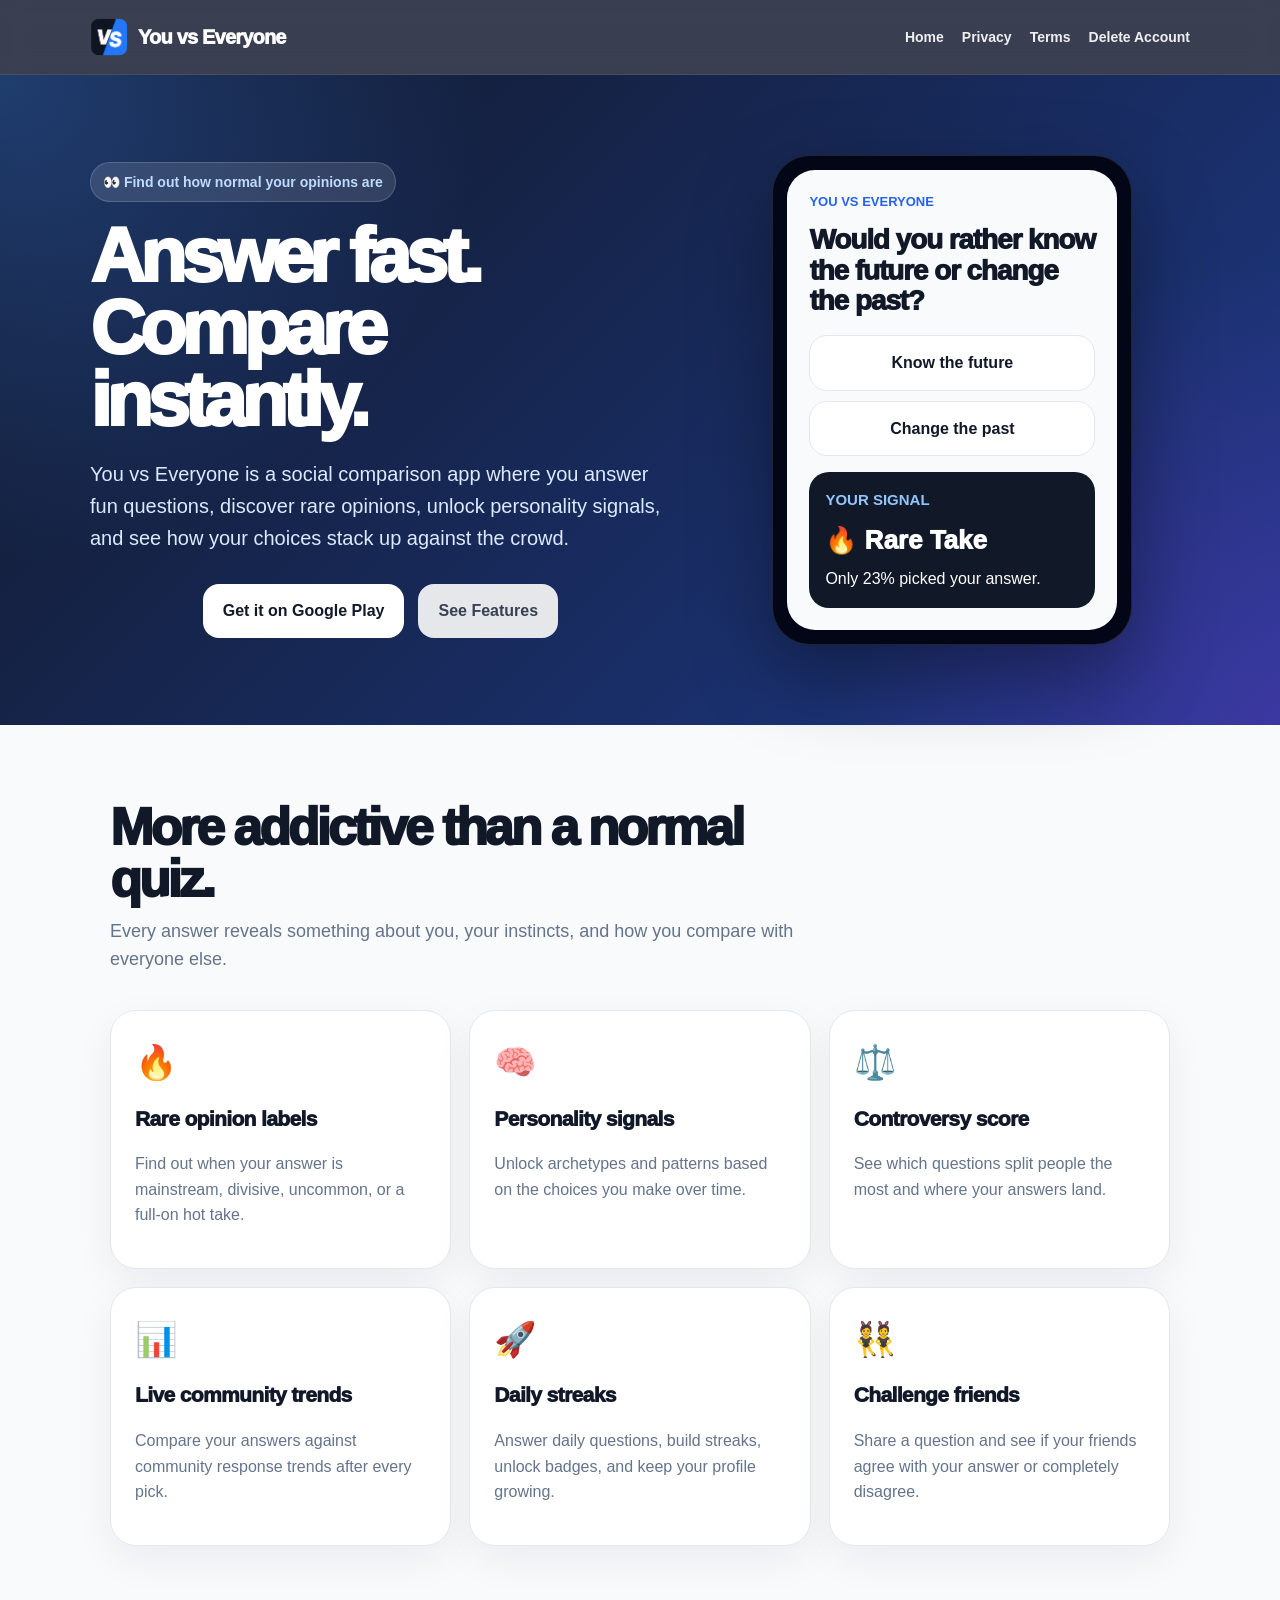
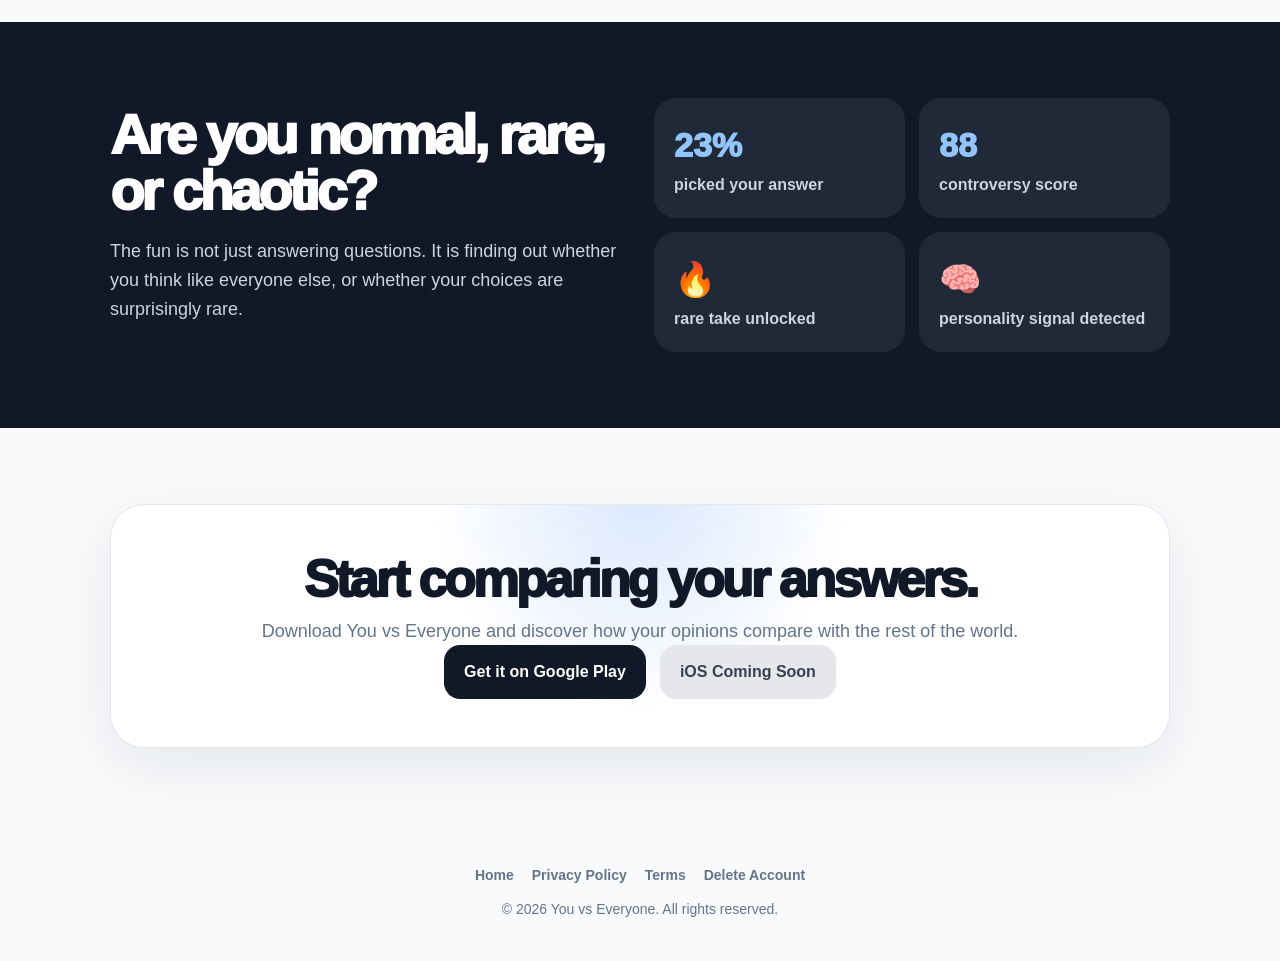
<file: index.html>
<!DOCTYPE html>
<html lang="en">
<head>
  <meta charset="UTF-8" />
  <meta name="viewport" content="width=device-width, initial-scale=1.0" />

  <title>You vs Everyone - See How Your Answers Compare</title>

  <meta
    name="description"
    content="Answer quick questions, discover rare opinions, unlock personality insights, and see how you compare with everyone else."
  />

  <link rel="stylesheet" href="/styles.css" />

  
</head>

<body>
  <header class="site-header">
  <nav class="nav">
    <a class="logo-link" href="/">
      <img class="logo" src="/logo.png" alt="You vs Everyone logo" />
      <span>You vs Everyone</span>
    </a>

    <button
      class="nav-toggle"
      type="button"
      aria-label="Open navigation menu"
      aria-expanded="false"
      aria-controls="site-nav-links"
    >
      ☰
    </button>

    <div class="nav-links" id="site-nav-links">
      <a href="/">Home</a>
      <a href="/privacy">Privacy</a>
      <a href="/terms">Terms</a>
      <a href="/delete-account">Delete Account</a>
    </div>
  </nav>
</header>

  <section class="hero">
    <div class="hero-inner">
      <div>
        <div class="eyebrow">
          👀 Find out how normal your opinions are
        </div>

        <h1>Answer fast. Compare instantly.</h1>

        <p class="hero-text">
          You vs Everyone is a social comparison app where you answer
          fun questions, discover rare opinions, unlock personality signals,
          and see how your choices stack up against the crowd.
        </p>

        <div class="cta-row">
          <a
            class="button button-primary"
            href="https://play.google.com/store/apps/details?id=com.youvseveryone.app"
            target="_blank"
            rel="noopener noreferrer"
          >
            Get it on Google Play
          </a>

          <a
            class="button button-muted"
            href="#features"
          >
            See Features
          </a>
        </div>
      </div>

      <div class="phone-mock">
        <div class="phone-screen">
          <div class="mock-brand">You vs Everyone</div>

          <div class="mock-question">
            Would you rather know the future or change the past?
          </div>

          <div class="mock-option">
            Know the future
          </div>

          <div class="mock-option">
            Change the past
          </div>

          <div class="mock-result">
            <div style="font-size: 15px; color: #93c5fd; font-weight: 900; text-transform: uppercase;">
              Your Signal
            </div>

            <div style="font-size: 26px; font-weight: 950; margin: 8px 0 4px;">
              🔥 Rare Take
            </div>

            <div>
              Only 23% picked your answer.
            </div>
          </div>
        </div>
      </div>
    </div>
  </section>

  <main>
    <section id="features" class="section">
      <div class="section-header">
        <h2>More addictive than a normal quiz.</h2>

        <p>
          Every answer reveals something about you, your instincts,
          and how you compare with everyone else.
        </p>
      </div>

      <div class="grid">
        <div class="card">
          <div class="icon">🔥</div>
          <h3>Rare opinion labels</h3>
          <p>Find out when your answer is mainstream, divisive, uncommon, or a full-on hot take.</p>
        </div>

        <div class="card">
          <div class="icon">🧠</div>
          <h3>Personality signals</h3>
          <p>Unlock archetypes and patterns based on the choices you make over time.</p>
        </div>

        <div class="card">
          <div class="icon">⚖️</div>
          <h3>Controversy score</h3>
          <p>See which questions split people the most and where your answers land.</p>
        </div>

        <div class="card">
          <div class="icon">📊</div>
          <h3>Live community trends</h3>
          <p>Compare your answers against community response trends after every pick.</p>
        </div>

        <div class="card">
          <div class="icon">🚀</div>
          <h3>Daily streaks</h3>
          <p>Answer daily questions, build streaks, unlock badges, and keep your profile growing.</p>
        </div>

        <div class="card">
          <div class="icon">👯</div>
          <h3>Challenge friends</h3>
          <p>Share a question and see if your friends agree with your answer or completely disagree.</p>
        </div>
      </div>
    </section>

    <section class="dark-section">
      <div class="dark-inner">
        <div>
          <h2>Are you normal, rare, or chaotic?</h2>

          <p>
            The fun is not just answering questions.
            It is finding out whether you think like everyone else,
            or whether your choices are surprisingly rare.
          </p>
        </div>

        <div class="stat-grid">
          <div class="stat">
            <div class="stat-big">23%</div>
            <div class="stat-text">picked your answer</div>
          </div>

          <div class="stat">
            <div class="stat-big">88</div>
            <div class="stat-text">controversy score</div>
          </div>

          <div class="stat">
            <div class="stat-big">🔥</div>
            <div class="stat-text">rare take unlocked</div>
          </div>

          <div class="stat">
            <div class="stat-big">🧠</div>
            <div class="stat-text">personality signal detected</div>
          </div>
        </div>
      </div>
    </section>

    <section class="section">
      <div class="download">
        <h2>Start comparing your answers.</h2>

        <p>
          Download You vs Everyone and discover how your opinions
          compare with the rest of the world.
        </p>

        <div class="store-buttons">
          <a
            class="button button-dark"
            href="https://play.google.com/store/apps/details?id=com.youvseveryone.app"
            target="_blank"
            rel="noopener noreferrer"
          >
            Get it on Google Play
          </a>

          <a
            class="button button-muted"
            href="#"
            aria-disabled="true"
          >
            iOS Coming Soon
          </a>
        </div>
      </div>
    </section>
  </main>

  <footer class="site-footer">
    <div class="footer-links">
      <a href="/">Home</a>
      <a href="/privacy">Privacy Policy</a>
      <a href="/terms">Terms</a>
      <a href="/delete-account">Delete Account</a>
    </div>

    <div>
      © 2026 You vs Everyone. All rights reserved.
    </div>
  </footer>

  <script src="/script.js"></script>
</body>
</html>
</file>
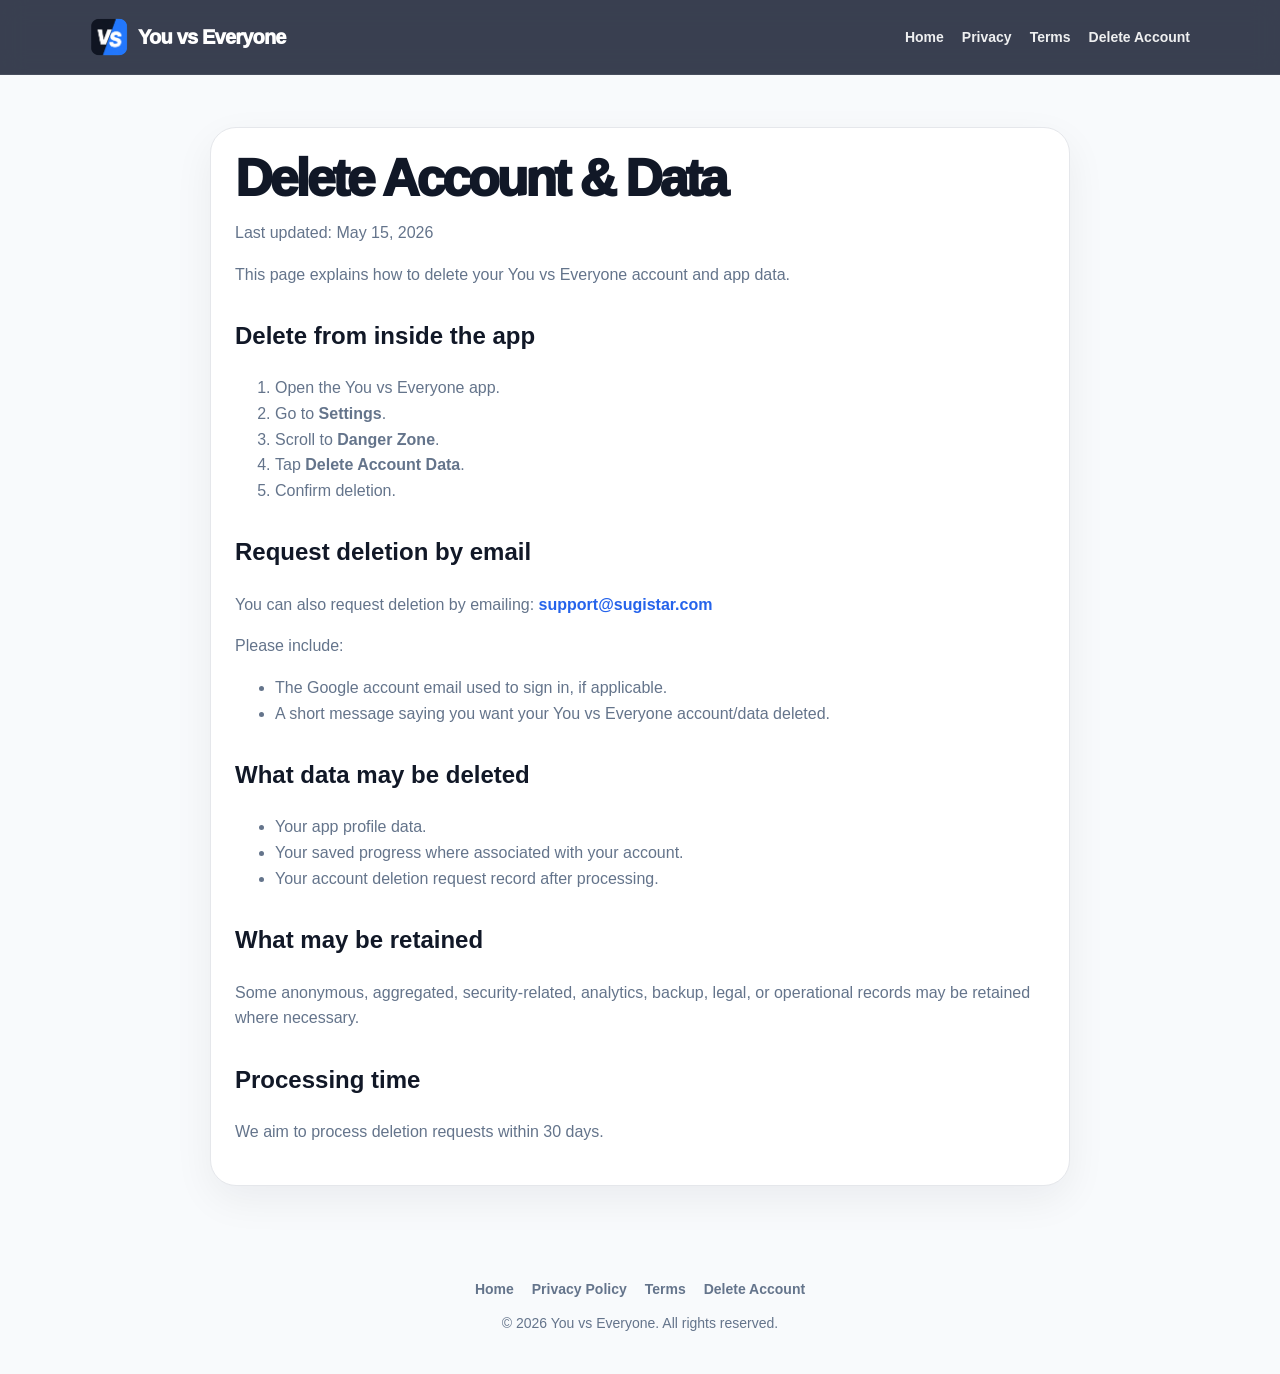
<file: delete-account.html>
<!DOCTYPE html>
<html lang="en">
<head>
  <meta charset="UTF-8" />
  <meta name="viewport" content="width=device-width, initial-scale=1.0" />

  <title>Delete Account - You vs Everyone</title>
  <meta name="description" content="How to delete your You vs Everyone account and data." />

  <link rel="stylesheet" href="/styles.css" />
</head>

<body>
  <header class="site-header">
    <nav class="nav">
      <a class="logo-link" href="/">
        <img class="logo" src="/logo.png" alt="You vs Everyone logo" />
        <span>You vs Everyone</span>
      </a>
  
      <button
        class="nav-toggle"
        type="button"
        aria-label="Open navigation menu"
        aria-expanded="false"
        aria-controls="site-nav-links"
      >
        ☰
      </button>
  
      <div class="nav-links" id="site-nav-links">
        <a href="/">Home</a>
        <a href="/privacy">Privacy</a>
        <a href="/terms">Terms</a>
        <a href="/delete-account">Delete Account</a>
      </div>
    </nav>
  </header>

  <main class="legal-page">
    <article class="legal-card">
      <h1>Delete Account & Data</h1>
      <p class="muted">Last updated: May 15, 2026</p>

      <p>
        This page explains how to delete your You vs Everyone account and app data.
      </p>

      <h2>Delete from inside the app</h2>
      <ol>
        <li>Open the You vs Everyone app.</li>
        <li>Go to <strong>Settings</strong>.</li>
        <li>Scroll to <strong>Danger Zone</strong>.</li>
        <li>Tap <strong>Delete Account Data</strong>.</li>
        <li>Confirm deletion.</li>
      </ol>

      <h2>Request deletion by email</h2>
      <p>
        You can also request deletion by emailing:
        <a href="mailto:support@sugistar.com?subject=You%20vs%20Everyone%20Account%20Deletion%20Request">
          support@sugistar.com
        </a>
      </p>

      <p>Please include:</p>
      <ul>
        <li>The Google account email used to sign in, if applicable.</li>
        <li>A short message saying you want your You vs Everyone account/data deleted.</li>
      </ul>

      <h2>What data may be deleted</h2>
      <ul>
        <li>Your app profile data.</li>
        <li>Your saved progress where associated with your account.</li>
        <li>Your account deletion request record after processing.</li>
      </ul>

      <h2>What may be retained</h2>
      <p>
        Some anonymous, aggregated, security-related, analytics, backup, legal,
        or operational records may be retained where necessary.
      </p>

      <h2>Processing time</h2>
      <p>
        We aim to process deletion requests within 30 days.
      </p>
    </article>
  </main>

  <footer class="site-footer">
    <div class="footer-links">
      <a href="/">Home</a>
      <a href="/privacy">Privacy Policy</a>
      <a href="/terms">Terms</a>
      <a href="/delete-account">Delete Account</a>
    </div>

    <div>© 2026 You vs Everyone. All rights reserved.</div>
  </footer>
  <script src="/script.js"></script>
</body>
</html>
</file>
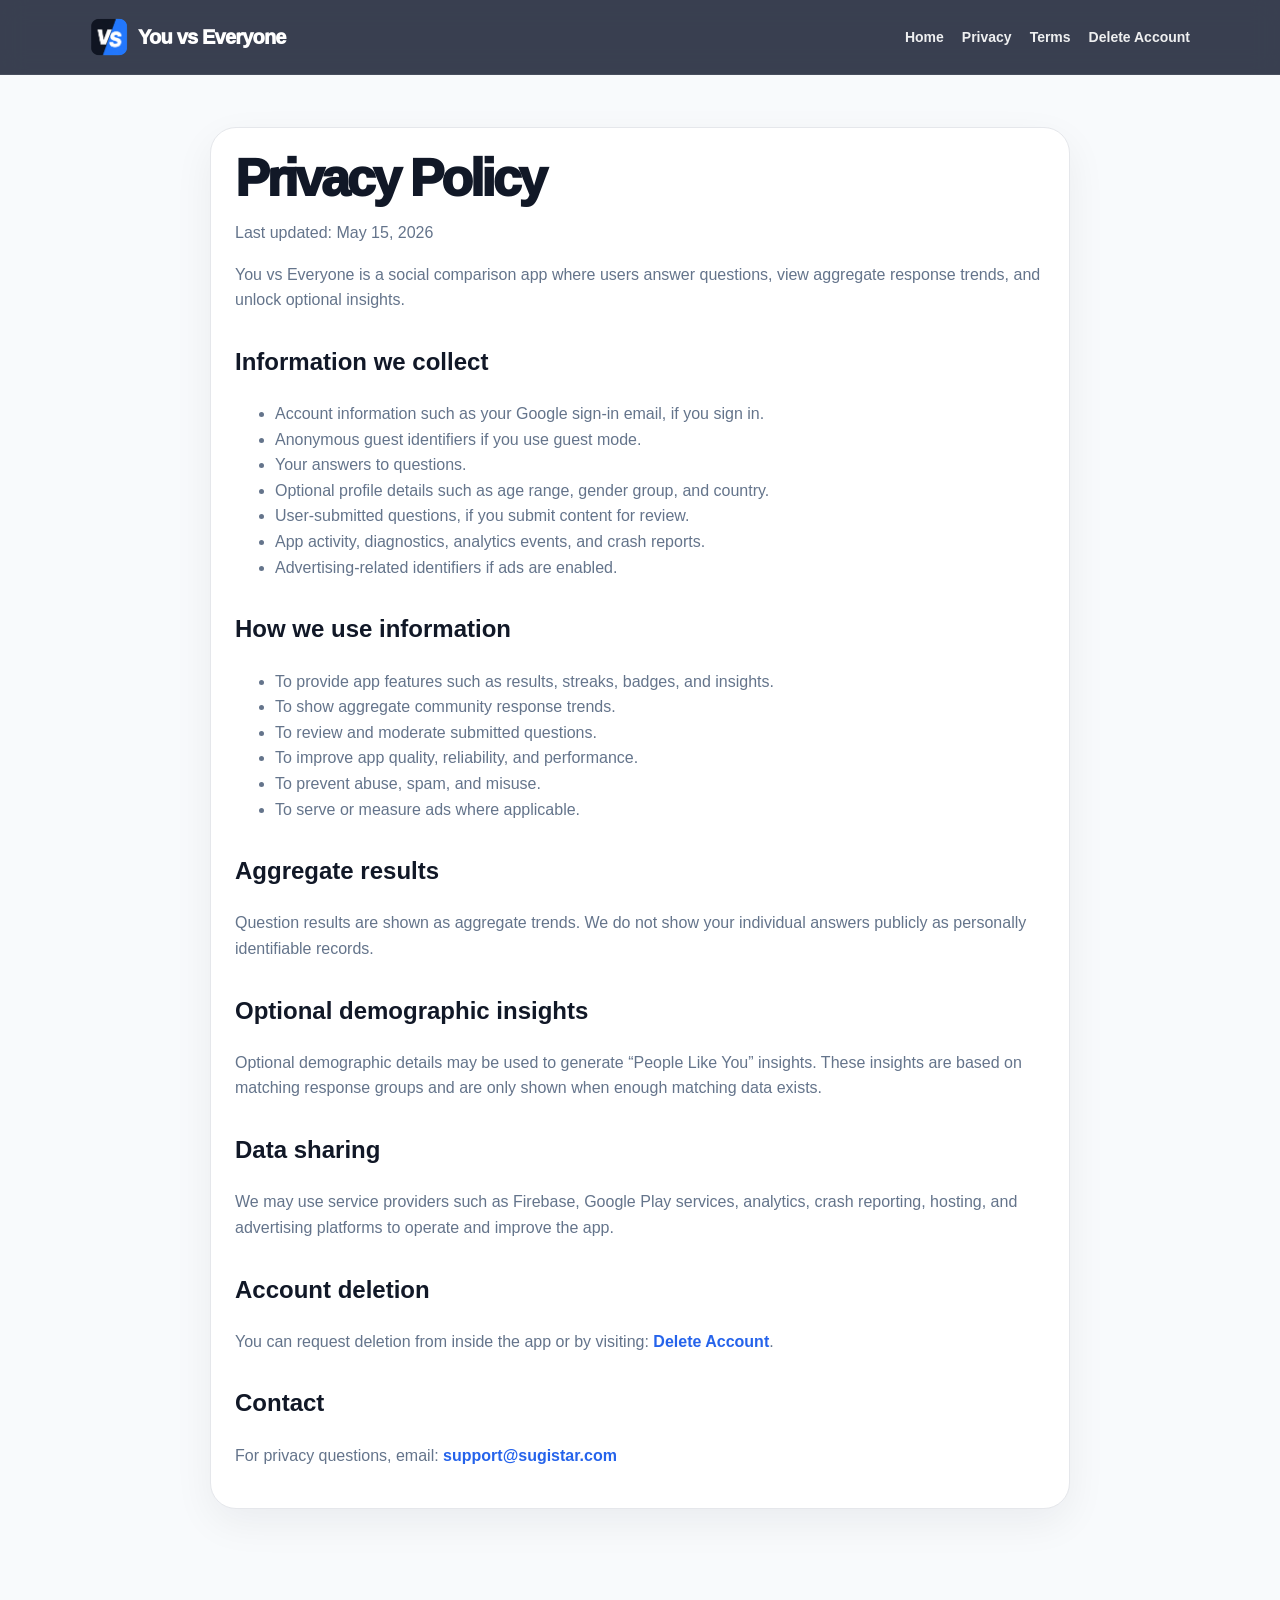
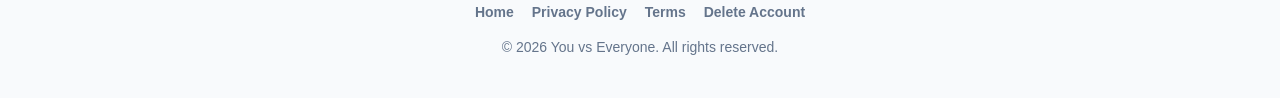
<file: privacy.html>
<!DOCTYPE html>
<html lang="en">
<head>
  <meta charset="UTF-8" />
  <meta name="viewport" content="width=device-width, initial-scale=1.0" />

  <title>Privacy Policy - You vs Everyone</title>
  <meta name="description" content="Privacy Policy for You vs Everyone." />

  <link rel="stylesheet" href="/styles.css" />
</head>

<body>
  <header class="site-header">
    <nav class="nav">
      <a class="logo-link" href="/">
        <img class="logo" src="/logo.png" alt="You vs Everyone logo" />
        <span>You vs Everyone</span>
      </a>
  
      <button
        class="nav-toggle"
        type="button"
        aria-label="Open navigation menu"
        aria-expanded="false"
        aria-controls="site-nav-links"
      >
        ☰
      </button>
  
      <div class="nav-links" id="site-nav-links">
        <a href="/">Home</a>
        <a href="/privacy">Privacy</a>
        <a href="/terms">Terms</a>
        <a href="/delete-account">Delete Account</a>
      </div>
    </nav>
  </header>

  <main class="legal-page">
    <article class="legal-card">
      <h1>Privacy Policy</h1>
      <p class="muted">Last updated: May 15, 2026</p>

      <p>
        You vs Everyone is a social comparison app where users answer questions,
        view aggregate response trends, and unlock optional insights.
      </p>

      <h2>Information we collect</h2>
      <ul>
        <li>Account information such as your Google sign-in email, if you sign in.</li>
        <li>Anonymous guest identifiers if you use guest mode.</li>
        <li>Your answers to questions.</li>
        <li>Optional profile details such as age range, gender group, and country.</li>
        <li>User-submitted questions, if you submit content for review.</li>
        <li>App activity, diagnostics, analytics events, and crash reports.</li>
        <li>Advertising-related identifiers if ads are enabled.</li>
      </ul>

      <h2>How we use information</h2>
      <ul>
        <li>To provide app features such as results, streaks, badges, and insights.</li>
        <li>To show aggregate community response trends.</li>
        <li>To review and moderate submitted questions.</li>
        <li>To improve app quality, reliability, and performance.</li>
        <li>To prevent abuse, spam, and misuse.</li>
        <li>To serve or measure ads where applicable.</li>
      </ul>

      <h2>Aggregate results</h2>
      <p>
        Question results are shown as aggregate trends. We do not show your
        individual answers publicly as personally identifiable records.
      </p>

      <h2>Optional demographic insights</h2>
      <p>
        Optional demographic details may be used to generate “People Like You”
        insights. These insights are based on matching response groups and are
        only shown when enough matching data exists.
      </p>

      <h2>Data sharing</h2>
      <p>
        We may use service providers such as Firebase, Google Play services,
        analytics, crash reporting, hosting, and advertising platforms to operate
        and improve the app.
      </p>

      <h2>Account deletion</h2>
      <p>
        You can request deletion from inside the app or by visiting:
        <a href="/delete-account">Delete Account</a>.
      </p>

      <h2>Contact</h2>
      <p>
        For privacy questions, email:
        <a href="mailto:support@sugistar.com">support@sugistar.com</a>
      </p>
    </article>
  </main>

  <footer class="site-footer">
    <div class="footer-links">
      <a href="/">Home</a>
      <a href="/privacy">Privacy Policy</a>
      <a href="/terms">Terms</a>
      <a href="/delete-account">Delete Account</a>
    </div>

    <div>© 2026 You vs Everyone. All rights reserved.</div>
  </footer>
  <script src="/script.js"></script>
</body>
</html>
</file>
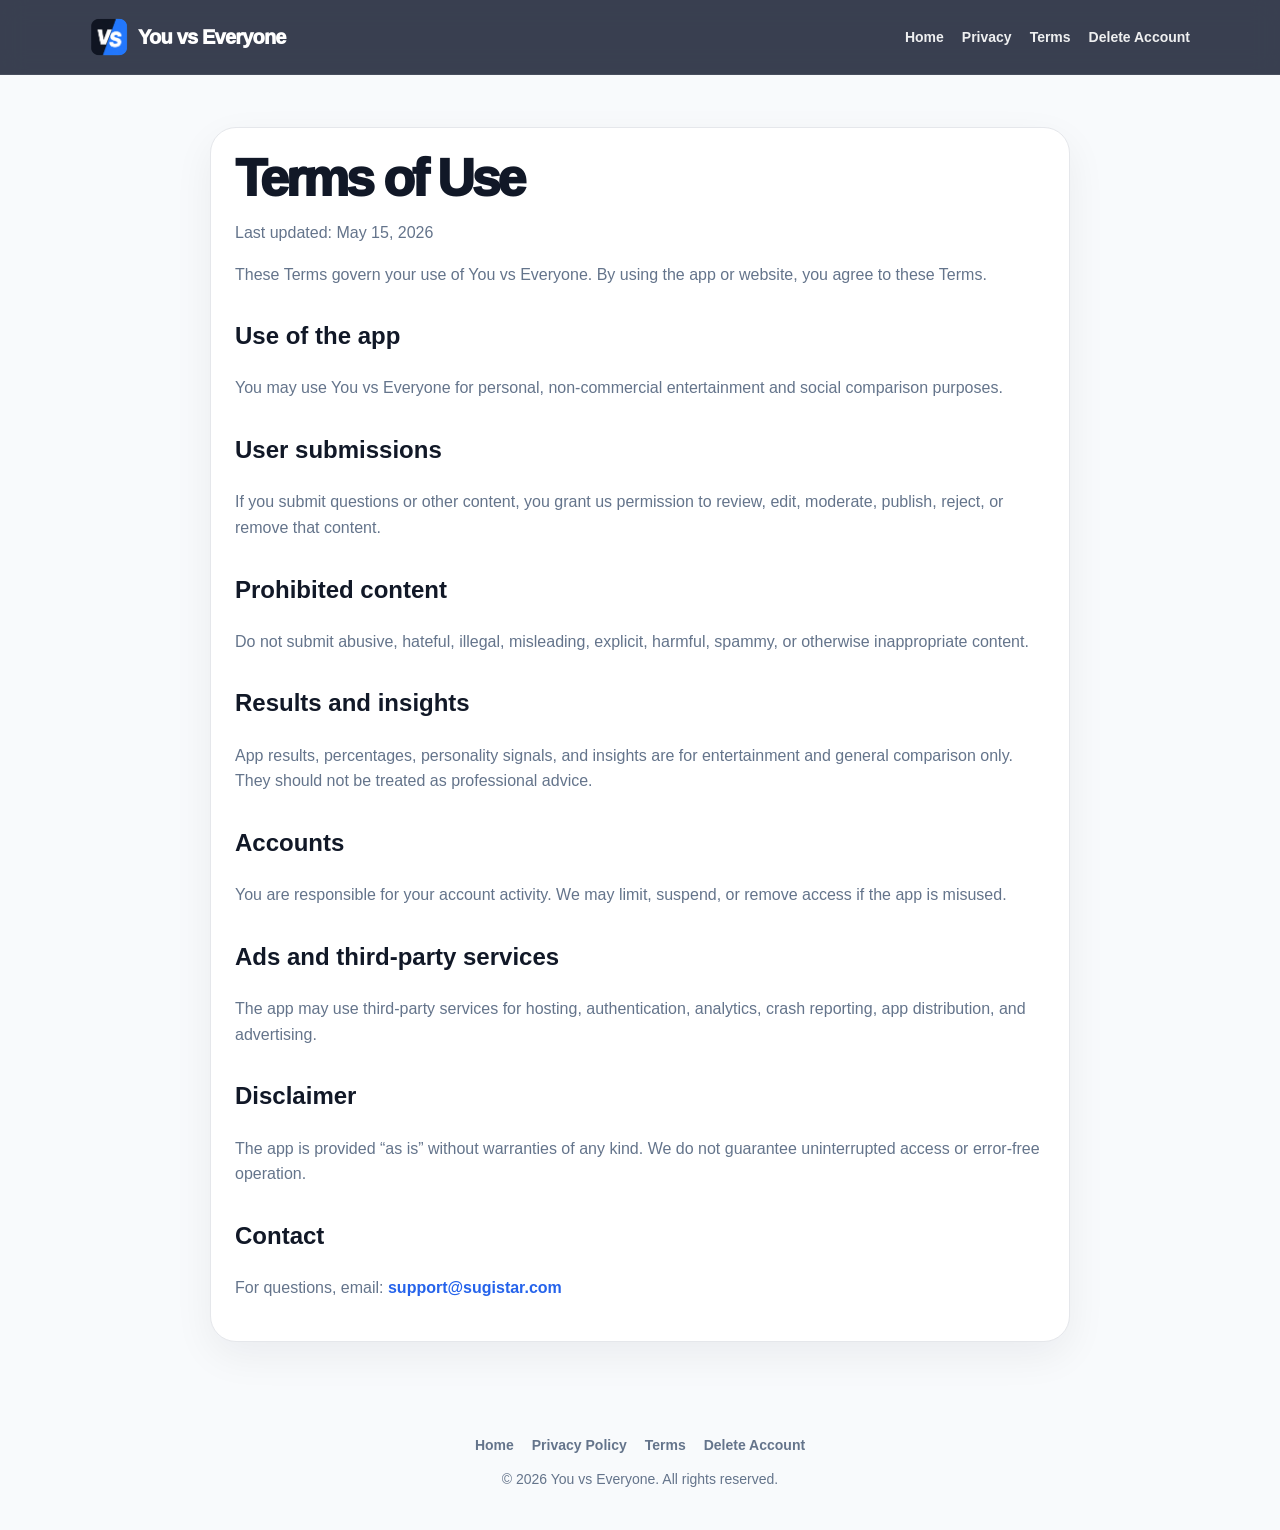
<file: terms.html>
<!DOCTYPE html>
<html lang="en">
<head>
  <meta charset="UTF-8" />
  <meta name="viewport" content="width=device-width, initial-scale=1.0" />

  <title>Terms of Use - You vs Everyone</title>
  <meta name="description" content="Terms of Use for You vs Everyone." />

  <link rel="stylesheet" href="/styles.css" />
</head>

<body>
  <header class="site-header">
    <nav class="nav">
      <a class="logo-link" href="/">
        <img class="logo" src="/logo.png" alt="You vs Everyone logo" />
        <span>You vs Everyone</span>
      </a>
  
      <button
        class="nav-toggle"
        type="button"
        aria-label="Open navigation menu"
        aria-expanded="false"
        aria-controls="site-nav-links"
      >
        ☰
      </button>
  
      <div class="nav-links" id="site-nav-links">
        <a href="/">Home</a>
        <a href="/privacy">Privacy</a>
        <a href="/terms">Terms</a>
        <a href="/delete-account">Delete Account</a>
      </div>
    </nav>
  </header>

  <main class="legal-page">
    <article class="legal-card">
      <h1>Terms of Use</h1>
      <p class="muted">Last updated: May 15, 2026</p>

      <p>
        These Terms govern your use of You vs Everyone. By using the app or
        website, you agree to these Terms.
      </p>

      <h2>Use of the app</h2>
      <p>
        You may use You vs Everyone for personal, non-commercial entertainment
        and social comparison purposes.
      </p>

      <h2>User submissions</h2>
      <p>
        If you submit questions or other content, you grant us permission to
        review, edit, moderate, publish, reject, or remove that content.
      </p>

      <h2>Prohibited content</h2>
      <p>
        Do not submit abusive, hateful, illegal, misleading, explicit, harmful,
        spammy, or otherwise inappropriate content.
      </p>

      <h2>Results and insights</h2>
      <p>
        App results, percentages, personality signals, and insights are for
        entertainment and general comparison only. They should not be treated as
        professional advice.
      </p>

      <h2>Accounts</h2>
      <p>
        You are responsible for your account activity. We may limit, suspend, or
        remove access if the app is misused.
      </p>

      <h2>Ads and third-party services</h2>
      <p>
        The app may use third-party services for hosting, authentication,
        analytics, crash reporting, app distribution, and advertising.
      </p>

      <h2>Disclaimer</h2>
      <p>
        The app is provided “as is” without warranties of any kind. We do not
        guarantee uninterrupted access or error-free operation.
      </p>

      <h2>Contact</h2>
      <p>
        For questions, email:
        <a href="mailto:support@sugistar.com">support@sugistar.com</a>
      </p>
    </article>
  </main>

  <footer class="site-footer">
    <div class="footer-links">
      <a href="/">Home</a>
      <a href="/privacy">Privacy Policy</a>
      <a href="/terms">Terms</a>
      <a href="/delete-account">Delete Account</a>
    </div>

    <div>© 2026 You vs Everyone. All rights reserved.</div>
  </footer>
  <script src="/script.js"></script>
</body>
</html>
</file>
<file: styles.css>
* {
  box-sizing: border-box;
}

body {
  margin: 0;
  font-family: -apple-system, BlinkMacSystemFont, "Segoe UI", sans-serif;
  background: #f8fafc;
  color: #111827;
  line-height: 1.6;
}

a {
  color: inherit;
  text-decoration: none;
}

.site-header {
  background: rgba(15, 23, 42, 0.82);
  backdrop-filter: blur(12px);
  -webkit-backdrop-filter: blur(12px);
  border-bottom: 1px solid rgba(255, 255, 255, 0.08);
  color: white;
  padding: 18px 20px;
  position: sticky;
  top: 0;
  z-index: 1000;
}

.nav {
  max-width: 1100px;
  margin: 0 auto;
  display: flex;
  align-items: center;
  justify-content: space-between;
  gap: 18px;
  position: relative;
}

.logo-link {
  display: flex;
  align-items: center;
  gap: 10px;
  font-weight: 950;
  letter-spacing: -0.04em;
  font-size: 20px;
}

.logo {
  width: 38px;
  height: 38px;
  border-radius: 10px;
}

.nav-links {
  display: flex;
  gap: 18px;
  color: rgba(255, 255, 255, 0.92);
  font-weight: 800;
  font-size: 14px;
}

.nav-links a,
.footer-links a {
  transition: color 0.18s ease, opacity 0.18s ease;
}

.nav-links a:hover,
.footer-links a:hover {
  color: #93c5fd;
}

.nav-toggle {
  display: none;
  border: 1px solid rgba(255, 255, 255, 0.14);
  background: rgba(255, 255, 255, 0.08);
  color: #ffffff;
  border-radius: 12px;
  padding: 9px 11px;
  cursor: pointer;
  font-size: 22px;
  line-height: 1;
  transition: background 0.18s ease, transform 0.18s ease;
}

.nav-toggle:hover {
  background: rgba(255, 255, 255, 0.16);
  transform: translateY(-1px);
}

.hero {
  background:
    radial-gradient(circle at top left, rgba(59, 130, 246, 0.35), transparent 34%),
    radial-gradient(circle at bottom right, rgba(147, 51, 234, 0.25), transparent 32%),
    linear-gradient(135deg, #111827, #1e3a8a);
  color: white;
  padding: 80px 20px;
}

.hero-inner {
  max-width: 1100px;
  margin: 0 auto;
  display: grid;
  grid-template-columns: 1.1fr 0.9fr;
  gap: 44px;
  align-items: center;
}

.eyebrow {
  display: inline-flex;
  background: rgba(255, 255, 255, 0.12);
  border: 1px solid rgba(255, 255, 255, 0.16);
  padding: 8px 12px;
  border-radius: 999px;
  font-size: 14px;
  font-weight: 800;
  color: #bfdbfe;
  margin-bottom: 18px;
}

h1 {
  font-size: clamp(44px, 7vw, 76px);
  line-height: 0.95;
  letter-spacing: -0.07em;
  margin: 0 0 22px;
  font-weight: 950;
}

.hero-text {
  font-size: 20px;
  color: #dbeafe;
  max-width: 620px;
  margin-bottom: 30px;
}

.button {
  display: inline-flex;
  align-items: center;
  justify-content: center;
  border-radius: 16px;
  padding: 14px 20px;
  font-weight: 900;
  transition:
    background-color 0.18s ease,
    color 0.18s ease,
    border-color 0.18s ease,
    transform 0.18s ease,
    box-shadow 0.18s ease;
}

.button:hover {
  transform: translateY(-2px);
  box-shadow: 0 14px 30px rgba(17, 24, 39, 0.18);
}

.button-primary {
  background: white;
  color: #111827;
}

.button-primary:hover,
.button-dark:hover {
  background: #2563eb;
  color: white;
}

.button-dark {
  background: #111827;
  color: white;
}

.button-muted {
  background: #e5e7eb;
  color: #374151;
}

.button-muted:hover {
  background: #d1d5db;
  color: #111827;
}

.cta-row,
.store-buttons {
  display: flex;
  flex-wrap: wrap;
  gap: 14px;
  justify-content: center;
}

.store-buttons {
  justify-content: center;
  align-items: center;
  text-align: center;
}

.phone-mock {
  background: #020617;
  border-radius: 38px;
  padding: 14px;
  max-width: 360px;
  margin: 0 auto;
  box-shadow: 0 30px 80px rgba(0, 0, 0, 0.38);
  border: 1px solid rgba(255, 255, 255, 0.12);
}

.phone-screen {
  background: #f8fafc;
  border-radius: 28px;
  padding: 22px;
  color: #111827;
}

.mock-brand {
  color: #2563eb;
  font-size: 13px;
  font-weight: 900;
  text-transform: uppercase;
  margin-bottom: 12px;
}

.mock-question {
  font-size: 28px;
  line-height: 1.1;
  font-weight: 950;
  letter-spacing: -0.04em;
  margin-bottom: 18px;
}

.mock-option {
  background: white;
  border: 1px solid #e5e7eb;
  border-radius: 18px;
  padding: 14px;
  font-weight: 900;
  margin-bottom: 10px;
  text-align: center;
}

.mock-result {
  background: #111827;
  color: white;
  border-radius: 20px;
  padding: 16px;
  margin-top: 16px;
}

.section {
  max-width: 1100px;
  margin: 0 auto;
  padding: 76px 20px;
}

.section-header {
  max-width: 720px;
  margin-bottom: 36px;
}

.section-header h2,
.download h2,
.legal-card h1 {
  font-size: clamp(34px, 5vw, 52px);
  line-height: 1;
  letter-spacing: -0.06em;
  margin: 0 0 12px;
  font-weight: 950;
}

.section-header p,
.download p {
  color: #64748b;
  font-size: 18px;
  margin: 0;
}

.grid {
  display: grid;
  grid-template-columns: repeat(3, 1fr);
  gap: 18px;
}

.card,
.legal-card {
  background: white;
  border: 1px solid #e5e7eb;
  border-radius: 26px;
  padding: 24px;
  box-shadow: 0 14px 40px rgba(15, 23, 42, 0.06);
}

.icon {
  font-size: 34px;
  margin-bottom: 12px;
}

.card h3 {
  font-size: 21px;
  margin: 0 0 8px;
  font-weight: 950;
  letter-spacing: -0.03em;
}

.card p,
.legal-card p,
.legal-card li {
  color: #64748b;
}

.dark-section {
  background: #111827;
  color: white;
}

.dark-inner {
  max-width: 1100px;
  margin: 0 auto;
  padding: 76px 20px;
  display: grid;
  grid-template-columns: 1fr 1fr;
  gap: 28px;
  align-items: center;
}

.dark-inner h2 {
  font-size: clamp(34px, 5vw, 56px);
  line-height: 1;
  letter-spacing: -0.06em;
  margin: 0 0 16px;
  font-weight: 950;
}

.dark-inner p {
  color: #cbd5e1;
  font-size: 18px;
}

.stat-grid {
  display: grid;
  grid-template-columns: 1fr 1fr;
  gap: 14px;
}

.stat {
  background: #1f2937;
  border-radius: 22px;
  padding: 20px;
}

.stat-big {
  font-size: 34px;
  font-weight: 950;
  color: #93c5fd;
}

.stat-text {
  color: #cbd5e1;
  font-weight: 800;
}

.download {
  text-align: center;
  background:
    radial-gradient(circle at top, rgba(59, 130, 246, 0.18), transparent 36%),
    white;
  border: 1px solid #e5e7eb;
  border-radius: 34px;
  padding: 48px 24px;
  box-shadow: 0 18px 60px rgba(15, 23, 42, 0.08);
}

.legal-page {
  max-width: 900px;
  margin: 0 auto;
  padding: 52px 20px;
}

.legal-card h2 {
  margin-top: 30px;
  color: #111827;
}

.legal-card a {
  color: #2563eb;
  font-weight: 800;
}

.muted {
  color: #94a3b8;
}

.site-footer {
  text-align: center;
  padding: 40px 20px;
  color: #64748b;
  font-size: 14px;
}

.footer-links {
  display: flex;
  justify-content: center;
  flex-wrap: wrap;
  gap: 18px;
  margin-bottom: 12px;
  font-weight: 800;
}

@media (max-width: 820px) {
  .hero-inner,
  .dark-inner {
    grid-template-columns: 1fr;
  }

  .grid {
    grid-template-columns: 1fr;
  }

  .stat-grid {
    grid-template-columns: 1fr;
  }
}

@media (max-width: 760px) {
  .site-header {
    padding: 14px 16px;
  }

  .nav {
    align-items: center;
  }

  .logo-link {
    font-size: 17px;
    letter-spacing: -0.03em;
  }

  .logo {
    width: 34px;
    height: 34px;
  }

  .nav-toggle {
    display: inline-flex;
    align-items: center;
    justify-content: center;
  }

  .nav-links {
    display: none;
    position: absolute;
    top: calc(100% + 12px);
    right: 0;
    width: min(260px, calc(100vw - 32px));
    background: #111827;
    border: 1px solid rgba(255, 255, 255, 0.12);
    border-radius: 18px;
    padding: 10px;
    box-shadow: 0 22px 48px rgba(0, 0, 0, 0.28);
    z-index: 50;
  }

  .nav-links.is-open {
    display: grid;
    gap: 4px;
  }

  .nav-links a {
    display: block;
    padding: 12px 14px;
    border-radius: 12px;
  }

  .nav-links a:hover {
    background: rgba(255, 255, 255, 0.08);
    color: white;
  }

  .store-buttons {
    display: grid;
    justify-items: center;
  }

  .store-buttons .button {
    width: min(280px, 100%);
  }
}
</file>
